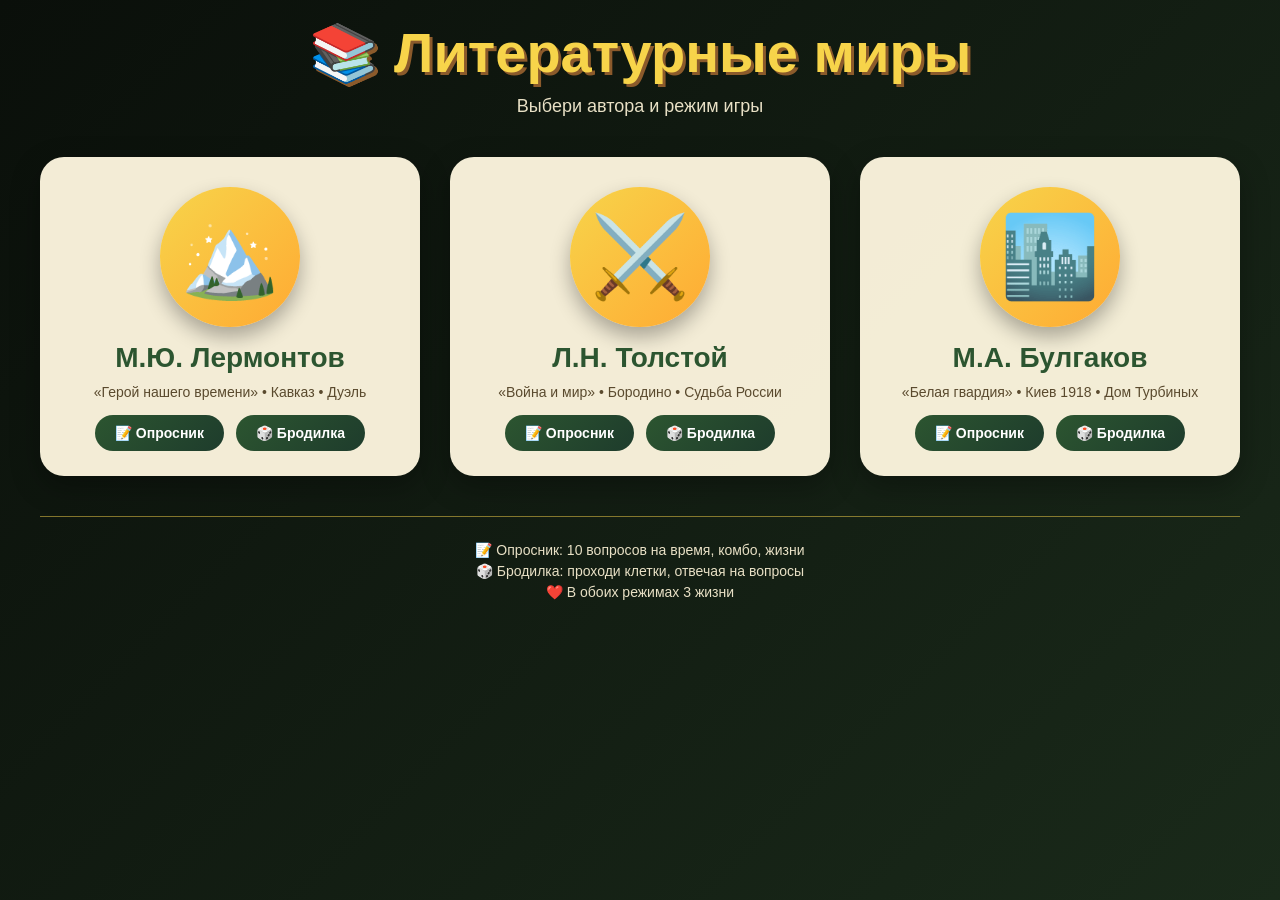
<file: index.html>
<!DOCTYPE html>
<html lang="ru">
<head>
    <meta charset="UTF-8">
    <meta name="viewport" content="width=device-width, initial-scale=1.0, user-scalable=yes">
    <title>Литературные миры</title>
    <link rel="stylesheet" href="style.css">
</head>
<body>
    <div class="container">
        <div class="title-animation">
            <h1 class="main-title">📚 Литературные миры</h1>
        </div>
        <p class="subtitle">Выбери автора и режим игры</p>

        <div class="worlds-grid">
            <!-- Лермонтов -->
            <div class="world-card" data-author="lermontov">
                <div class="world-icon">🏔️</div>
                <h2>М.Ю. Лермонтов</h2>
                <p class="world-desc">«Герой нашего времени» • Кавказ • Дуэль</p>
                <div class="button-group">
                    <button class="play-btn quiz-btn">📝 Опросник</button>
                    <button class="play-btn board-btn">🎲 Бродилка</button>
                </div>
            </div>

            <!-- Толстой -->
            <div class="world-card" data-author="tolstoy">
                <div class="world-icon">⚔️</div>
                <h2>Л.Н. Толстой</h2>
                <p class="world-desc">«Война и мир» • Бородино • Судьба России</p>
                <div class="button-group">
                    <button class="play-btn quiz-btn">📝 Опросник</button>
                    <button class="play-btn board-btn">🎲 Бродилка</button>
                </div>
            </div>

            <!-- Булгаков -->
            <div class="world-card" data-author="bulgakov">
                <div class="world-icon">🏙️</div>
                <h2>М.А. Булгаков</h2>
                <p class="world-desc">«Белая гвардия» • Киев 1918 • Дом Турбиных</p>
                <div class="button-group">
                    <button class="play-btn quiz-btn">📝 Опросник</button>
                    <button class="play-btn board-btn">🎲 Бродилка</button>
                </div>
            </div>
        </div>

        <div class="info-footer">
            <p>📝 Опросник: 10 вопросов на время, комбо, жизни</p>
            <p>🎲 Бродилка: проходи клетки, отвечая на вопросы</p>
            <p>❤️ В обоих режимах 3 жизни</p>
        </div>
    </div>

    <script>
        function startQuiz(author) {
            localStorage.setItem('currentWorld', author);
            window.location.href = 'game.html';
        }
        function startBoard(author) {
            localStorage.setItem('boardAuthor', author);
            window.location.href = 'board.html';
        }
        
        document.addEventListener('DOMContentLoaded', function() {
            document.querySelectorAll('.world-card').forEach(card => {
                const author = card.getAttribute('data-author');
                const quizBtn = card.querySelector('.quiz-btn');
                const boardBtn = card.querySelector('.board-btn');
                
                if (quizBtn) {
                    quizBtn.addEventListener('click', function(e) {
                        e.stopPropagation();
                        startQuiz(author);
                    });
                }
                if (boardBtn) {
                    boardBtn.addEventListener('click', function(e) {
                        e.stopPropagation();
                        startBoard(author);
                    });
                }
            });
        });
    </script>
</body>
</html>
</file>
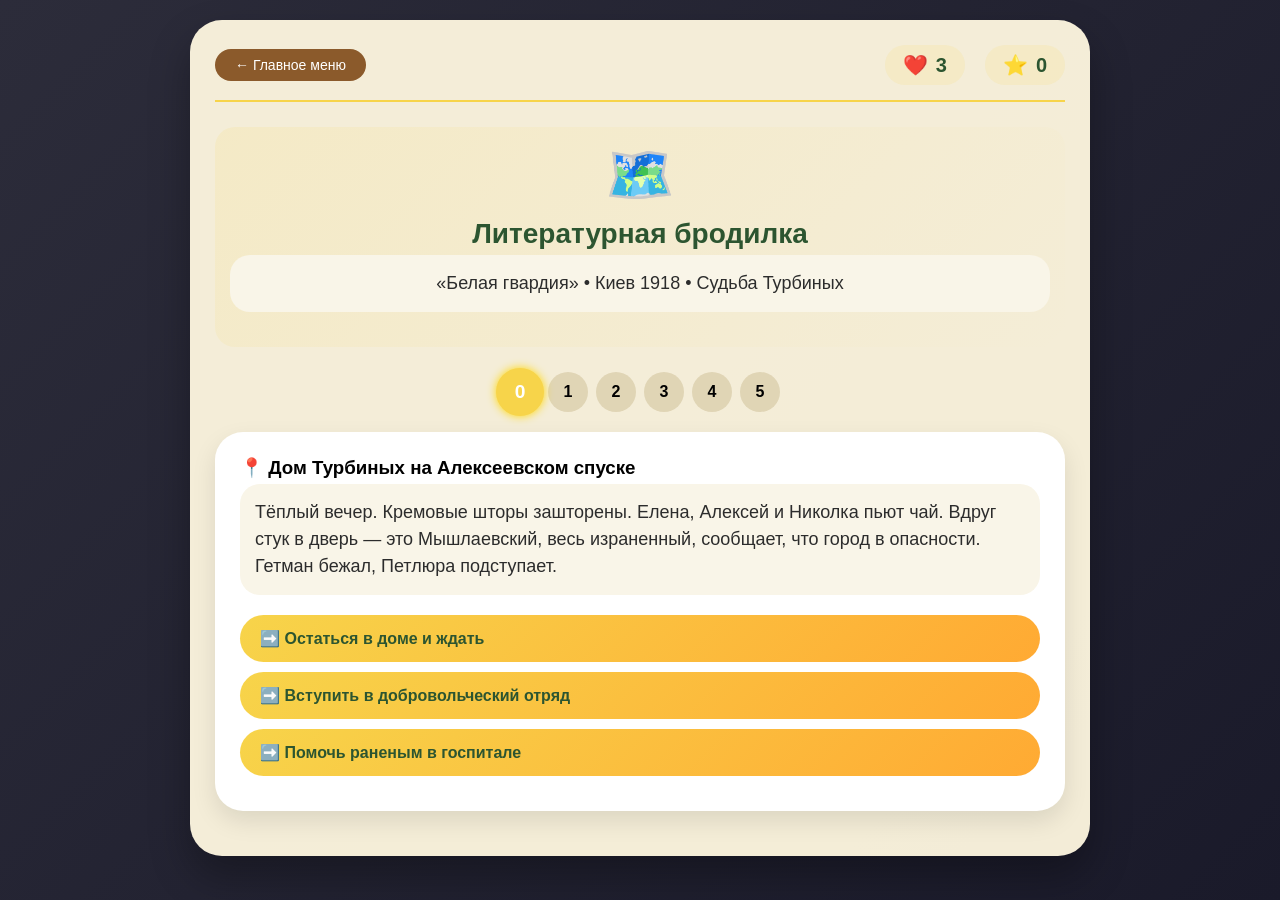
<file: adventure.html>
<!DOCTYPE html>
<html lang="ru">
<head>
    <meta charset="UTF-8">
    <meta name="viewport" content="width=device-width, initial-scale=1.0, user-scalable=yes">
    <title>Бродилка: Белая гвардия</title>
    <link rel="stylesheet" href="style.css">
    <style>
        /* дополнительные стили для бродилки */
        .location-card {
            background: #fff;
            border-radius: 28px;
            padding: 25px;
            margin: 20px 0;
            box-shadow: 0 10px 25px rgba(0,0,0,0.1);
            animation: fadeSlide 0.4s ease;
        }
        @keyframes fadeSlide {
            from { opacity: 0; transform: translateY(20px); }
            to { opacity: 1; transform: translateY(0); }
        }
        .location-desc {
            font-size: 18px;
            line-height: 1.5;
            color: #2c2c2c;
            margin-bottom: 20px;
            padding: 15px;
            background: #f9f5e8;
            border-radius: 20px;
        }
        .choice-btn {
            display: block;
            width: 100%;
            background: linear-gradient(135deg, #f7d44a, #ffaa33);
            border: none;
            padding: 14px;
            margin: 10px 0;
            border-radius: 50px;
            font-size: 16px;
            font-weight: bold;
            color: #2c5530;
            cursor: pointer;
            transition: all 0.2s;
            text-align: left;
            padding-left: 20px;
        }
        .choice-btn:hover {
            transform: translateX(8px);
            background: #ffcc44;
            box-shadow: 0 4px 12px rgba(0,0,0,0.2);
        }
        .question-block {
            background: #fff3e0;
            border-left: 6px solid #f7d44a;
            padding: 15px;
            margin: 20px 0;
            border-radius: 20px;
        }
        .question-text {
            font-size: 18px;
            margin-bottom: 15px;
        }
        .mini-option {
            background: #efe6d4;
            margin: 8px 0;
            padding: 10px 15px;
            border-radius: 40px;
            cursor: pointer;
            transition: 0.2s;
        }
        .mini-option:hover {
            background: #f7d44a;
            transform: translateX(5px);
        }
        .reset-adventure {
            background: #8b5a2b;
            color: white;
            border: none;
            padding: 10px 20px;
            border-radius: 30px;
            cursor: pointer;
            margin-top: 20px;
        }
        .adventure-map {
            display: flex;
            justify-content: center;
            flex-wrap: wrap;
            gap: 8px;
            margin-bottom: 20px;
        }
        .map-node {
            width: 40px;
            height: 40px;
            border-radius: 50%;
            background: #e0d5b5;
            display: flex;
            align-items: center;
            justify-content: center;
            font-weight: bold;
            transition: 0.2s;
        }
        .map-node.visited {
            background: #2c5530;
            color: white;
        }
        .map-node.current {
            background: #f7d44a;
            transform: scale(1.2);
            box-shadow: 0 0 8px gold;
        }
    </style>
</head>
<body id="adventureBody" style="background: linear-gradient(135deg, #2c2c3a 0%, #1a1a2a 100%);">
    <div class="game-container">
        <div class="game-header">
            <a href="index.html" class="back-btn">← Главное меню</a>
            <div class="stats-panel">
                <div class="stat"><span>❤️</span><span id="lives">3</span></div>
                <div class="stat"><span>⭐</span><span id="score">0</span></div>
            </div>
        </div>
        
        <div class="location">
            <div class="location-icon">🗺️</div>
            <h3>Литературная бродилка</h3>
            <p class="location-desc">«Белая гвардия» • Киев 1918 • Судьба Турбиных</p>
        </div>
        
        <!-- Карта локаций -->
        <div class="adventure-map" id="adventureMap"></div>
        
        <!-- Основной контент -->
        <div id="adventureContent"></div>
        
        <button id="resetAdventureBtn" class="reset-adventure" style="display: none;">Начать заново</button>
    </div>
    
    <script>
        // ========== СЦЕНАРИЙ БРОДИЛКИ (по мотивам "Белой гвардии") ==========
        const locations = {
            0: {   // Дом Турбиных
                name: "Дом Турбиных на Алексеевском спуске",
                desc: "Тёплый вечер. Кремовые шторы зашторены. Елена, Алексей и Николка пьют чай. Вдруг стук в дверь — это Мышлаевский, весь израненный, сообщает, что город в опасности. Гетман бежал, Петлюра подступает.",
                choices: [
                    { text: "Остаться в доме и ждать", next: 1, effect: { lives: -1, score: 0, question: null } },
                    { text: "Вступить в добровольческий отряд", next: 2, effect: { lives: 0, score: 5, question: null } },
                    { text: "Помочь раненым в госпитале", next: 3, effect: { lives: 1, score: 10, question: null } }
                ]
            },
            1: {   // Остался дома — осада
                name: "Осаждённый дом",
                desc: "Петлюровцы окружили квартал. В доме кончаются припасы. Елена молится. Вы решаете прорываться к своим.",
                choices: [
                    { text: "Прорываться с оружием", next: 4, effect: { lives: -2, score: 5, question: "Кто командует петлюровцами?" } },
                    { text: "Искать подземный ход", next: 5, effect: { lives: 0, score: 10, question: "Какой известный киевский подземный ход упоминается в романе?" } }
                ]
            },
            2: {   // В отряде
                name: "На позициях",
                desc: "Вы в отряде юнкеров. Най-Турс командует. Атака петлюровцев.",
                choices: [
                    { text: "Идти в атаку", next: 4, effect: { lives: -1, score: 10, question: "Кто погибает, прикрывая юнкеров?" } },
                    { text: "Отступать с ранеными", next: 3, effect: { lives: 0, score: 5, question: "Кто спасает Алексея Турбина?" } }
                ]
            },
            3: {   // Госпиталь
                name: "Госпиталь",
                desc: "Вы помогаете раненным. Среди них — тяжелораненый Алексей Турбин. Елена умоляет вас найти лекарства.",
                choices: [
                    { text: "Отправиться в аптеку", next: 5, effect: { lives: 0, score: 5, question: "Какое лекарство нужно Алексею?" } },
                    { text: "Остаться и молиться", next: 1, effect: { lives: -1, score: 0, question: null } }
                ]
            },
            4: {   // Бой
                name: "Уличные бои",
                desc: "Гремит канонада. Вы теряете товарищей. Нужно принимать решение.",
                choices: [
                    { text: "Сдаться в плен", next: 6, effect: { lives: -2, score: 0, question: null } },
                    { text: "Пробиваться к Днепру", next: 7, effect: { lives: -1, score: 15, question: "Кто из героев переплывает Днепр?" } }
                ]
            },
            5: {   // Подземелье / аптека
                name: "Тайный ход",
                desc: "Вы находите старый подземный ход. Темно, сыро. Впереди слышны шаги.",
                choices: [
                    { text: "Идти на звук", next: 7, effect: { lives: 0, score: 10, question: "Что находит Николка в подвале?" } },
                    { text: "Вернуться", next: 1, effect: { lives: -1, score: 0, question: null } }
                ]
            },
            6: {   // Плен — плохая концовка
                name: "Плен",
                desc: "Петлюровцы берут вас в плен. Допрос. Вы не выдаёте своих. Расстрел на рассвете...",
                choices: [],
                isEnding: true,
                endingText: "💀 Плохая концовка: Вы погибли как герой, но не смогли помочь Турбиным. Перечитайте «Белую гвардию» и попробуйте иной путь."
            },
            7: {   // Днепр — хорошая концовка
                name: "Днепр",
                desc: "Вы добираетесь до Днепра. Лёд трещит. Позади погоня. Вы прыгаете в воду и плывёте к тому берегу. Выжили! Позже вы встречаете Елену и Николку. Все вместе они эмигрируют в Париж. Дом Турбиных остаётся в памяти.",
                choices: [],
                isEnding: true,
                endingText: "🏆 Хорошая концовка: Вы спаслись и сохранили честь. «Но звёзды останутся...» Получено достижение «Белая гвардия»."
            }
        };
        
        // Вопросы, которые встречаются в эффектах
        const questionsMap = {
            "Кто командует петлюровцами?": { options: ["Симон Петлюра", "Атаман Григорьев", "Тютюнник", "Болбочан"], correct: 0, explanation: "Симон Петлюра — глава Директории УНР." },
            "Какой известный киевский подземный ход упоминается в романе?": { options: ["Михайловский", "Андреевский спуск", "Кловский", "Печерский"], correct: 0, explanation: "Михайловский ход." },
            "Кто погибает, прикрывая юнкеров?": { options: ["Алексей Турбин", "Николка Турбин", "Най-Турс", "Мышлаевский"], correct: 2, explanation: "Най-Турс." },
            "Кто спасает Алексея Турбина?": { options: ["Елена", "Юлия Рейс", "Николка", "Мышлаевский"], correct: 1, explanation: "Юлия Рейс." },
            "Какое лекарство нужно Алексею?": { options: ["Морфий", "Пенициллин", "Хинин", "Аспирин"], correct: 0, explanation: "Морфий для обезболивания." },
            "Кто из героев переплывает Днепр?": { options: ["Алексей", "Николка", "Шервинский", "Студзинский"], correct: 1, explanation: "Николка Турбин переплывает Днепр." },
            "Что находит Николка в подвале?": { options: ["Старое знамя", "Ящик с патронами", "Тело Най-Турса", "Дневник"], correct: 2, explanation: "Тело полковника Най-Турса." }
        };
        
        let currentLocationId = 0;
        let lives = 3;
        let score = 0;
        let visited = [0];
        let awaitingQuestion = false;
        let pendingNext = null;
        let pendingEffect = null;
        
        const adventureContent = document.getElementById('adventureContent');
        const livesSpan = document.getElementById('lives');
        const scoreSpan = document.getElementById('score');
        const resetBtn = document.getElementById('resetAdventureBtn');
        
        function saveGame() {
            localStorage.setItem('adventure_save', JSON.stringify({
                currentLocationId, lives, score, visited
            }));
        }
        
        function loadGame() {
            const save = localStorage.getItem('adventure_save');
            if (save) {
                try {
                    const data = JSON.parse(save);
                    currentLocationId = data.currentLocationId;
                    lives = data.lives;
                    score = data.score;
                    visited = data.visited;
                } catch(e) {}
            }
        }
        
        function updateStats() {
            livesSpan.textContent = lives;
            scoreSpan.textContent = score;
            if (lives <= 0) {
                adventureContent.innerHTML = `<div class="final-screen"><div class="final-icon">💀</div><h2>Поражение</h2><p>У вас закончились жизни. Попробуйте снова.</p><button id="forceReset" class="reset-btn">Начать заново</button></div>`;
                document.getElementById('forceReset')?.addEventListener('click', () => resetGame());
                resetBtn.style.display = 'inline-block';
                return true;
            }
            resetBtn.style.display = 'none';
            return false;
        }
        
        function updateMap() {
            const mapContainer = document.getElementById('adventureMap');
            const totalNodes = Object.keys(locations).filter(k => !locations[k].isEnding).length;
            mapContainer.innerHTML = '';
            for (let i = 0; i <= 7; i++) {
                if (locations[i] && !locations[i].isEnding) {
                    const node = document.createElement('div');
                    node.className = 'map-node';
                    if (visited.includes(i)) node.classList.add('visited');
                    if (i === currentLocationId) node.classList.add('current');
                    node.textContent = i;
                    mapContainer.appendChild(node);
                }
            }
        }
        
        function showQuestion(questionText, onCorrect, onWrong) {
            const q = questionsMap[questionText];
            if (!q) {
                onCorrect();
                return;
            }
            awaitingQuestion = true;
            let optionsHtml = q.options.map((opt, idx) => `<div class="mini-option" data-opt="${idx}">${opt}</div>`).join('');
            adventureContent.innerHTML = `
                <div class="location-card">
                    <h3>📖 Вопрос по ходу сюжета</h3>
                    <div class="question-text">${questionText}</div>
                    <div class="options" id="questionOptions">${optionsHtml}</div>
                    <div id="questionFeedback" class="feedback"></div>
                </div>
            `;
            document.querySelectorAll('.mini-option').forEach(opt => {
                opt.addEventListener('click', (e) => {
                    if (!awaitingQuestion) return;
                    const selected = parseInt(opt.dataset.opt);
                    const isCorrect = (selected === q.correct);
                    const feedbackDiv = document.getElementById('questionFeedback');
                    if (isCorrect) {
                        feedbackDiv.innerHTML = `✅ Правильно! ${q.explanation}`;
                        feedbackDiv.className = 'feedback correct-feedback';
                        onCorrect();
                    } else {
                        feedbackDiv.innerHTML = `❌ Неправильно. ${q.explanation}`;
                        feedbackDiv.className = 'feedback wrong-feedback';
                        onWrong();
                    }
                    awaitingQuestion = false;
                    setTimeout(() => {
                        if (isCorrect) onCorrect();
                        else onWrong();
                    }, 1500);
                });
            });
        }
        
        function applyEffect(effect) {
            if (effect.lives) lives += effect.lives;
            if (effect.score) score += effect.score;
            if (effect.question) {
                // вопрос: если ответит правильно, идём дальше, иначе -1 жизнь и остаёмся на месте?
                showQuestion(effect.question, 
                    () => { // correct
                        updateStats();
                        if (updateStats()) return;
                        goToLocation(pendingNext);
                    },
                    () => { // wrong
                        lives -= 1;
                        updateStats();
                        if (updateStats()) return;
                        goToLocation(pendingNext);
                    }
                );
                return false; // не переходить сразу
            }
            updateStats();
            return true; // можно переходить
        }
        
        function goToLocation(locationId) {
            if (updateStats()) return;
            const loc = locations[locationId];
            if (!loc) return;
            currentLocationId = locationId;
            if (!visited.includes(locationId)) visited.push(locationId);
            updateMap();
            saveGame();
            
            if (loc.isEnding) {
                adventureContent.innerHTML = `
                    <div class="final-screen">
                        <div class="final-icon">${loc.endingText.includes('🏆') ? '🏆' : '💀'}</div>
                        <h2>${loc.name}</h2>
                        <p>${loc.desc}</p>
                        <div class="prize">${loc.endingText}</div>
                        <button id="restartAdventure" class="reset-btn">Пройти заново</button>
                    </div>
                `;
                document.getElementById('restartAdventure')?.addEventListener('click', () => resetGame());
                resetBtn.style.display = 'none';
                return;
            }
            
            let choicesHtml = '';
            for (let ch of loc.choices) {
                choicesHtml += `<button class="choice-btn" data-next="${ch.next}">➡️ ${ch.text}</button>`;
            }
            adventureContent.innerHTML = `
                <div class="location-card">
                    <h3>📍 ${loc.name}</h3>
                    <div class="location-desc">${loc.desc}</div>
                    <div class="choices-area">${choicesHtml}</div>
                </div>
            `;
            document.querySelectorAll('.choice-btn').forEach(btn => {
                btn.addEventListener('click', (e) => {
                    if (awaitingQuestion) return;
                    const nextId = parseInt(btn.dataset.next);
                    const choice = loc.choices.find(ch => ch.next === nextId);
                    if (choice && choice.effect) {
                        pendingNext = nextId;
                        const canProceed = applyEffect(choice.effect);
                        if (canProceed) goToLocation(nextId);
                    } else {
                        goToLocation(nextId);
                    }
                });
            });
        }
        
        function resetGame() {
            localStorage.removeItem('adventure_save');
            currentLocationId = 0;
            lives = 3;
            score = 0;
            visited = [0];
            awaitingQuestion = false;
            updateStats();
            updateMap();
            goToLocation(0);
            saveGame();
        }
        
        // Инициализация
        loadGame();
        updateStats();
        updateMap();
        goToLocation(currentLocationId);
        resetBtn.addEventListener('click', () => resetGame());
    </script>
</body>
</html>
</file>
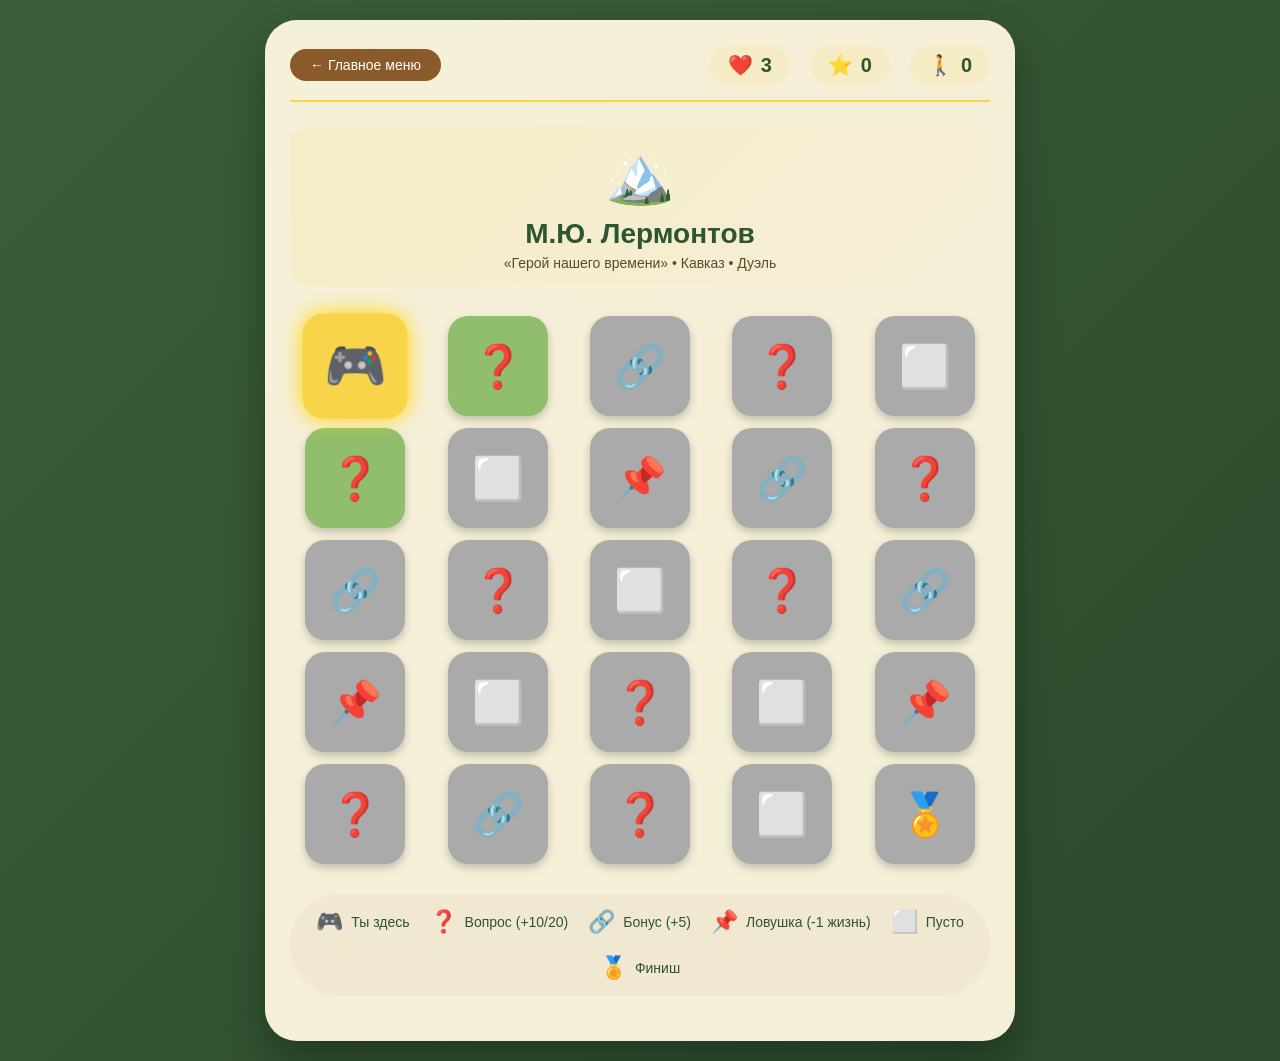
<file: board.html>
<!DOCTYPE html>
<html lang="ru">
<head>
    <meta charset="UTF-8">
    <meta name="viewport" content="width=device-width, initial-scale=1.0, user-scalable=yes">
    <title>Литературная бродилка 5x5</title>
    <style>
        * {
            margin: 0;
            padding: 0;
            box-sizing: border-box;
        }

        body {
            font-family: 'Segoe UI', 'Montserrat', Tahoma, Geneva, Verdana, sans-serif;
            min-height: 100vh;
            padding: 20px;
            background: linear-gradient(135deg, #0a0f0a 0%, #1a2a1a 100%);
        }

        .board-container {
            max-width: 750px;
            margin: 0 auto;
            background: rgba(255,248,225,0.95);
            border-radius: 32px;
            padding: 25px;
            box-shadow: 0 20px 40px rgba(0,0,0,0.3);
        }

        .game-header {
            display: flex;
            justify-content: space-between;
            align-items: center;
            margin-bottom: 25px;
            padding-bottom: 15px;
            border-bottom: 2px solid #f7d44a;
            flex-wrap: wrap;
            gap: 10px;
        }

        .back-btn {
            background: #8b5a2b;
            color: white;
            text-decoration: none;
            padding: 8px 20px;
            border-radius: 30px;
            font-size: 14px;
            transition: all 0.3s;
        }

        .back-btn:hover {
            background: #5a3a1a;
            transform: translateX(-3px);
        }

        .stats-panel {
            display: flex;
            gap: 20px;
        }

        .stat {
            background: #f7d44a20;
            padding: 8px 18px;
            border-radius: 30px;
            font-weight: bold;
            display: flex;
            align-items: center;
            gap: 8px;
        }

        .stat span:first-child {
            font-size: 20px;
        }

        .stat span:last-child {
            color: #2c5530;
            font-size: 20px;
            font-weight: bold;
        }

        .location {
            text-align: center;
            margin-bottom: 25px;
            padding: 15px;
            background: linear-gradient(135deg, #f7d44a20, transparent);
            border-radius: 20px;
        }

        .location-icon {
            font-size: 56px;
        }

        .location h3 {
            font-size: 28px;
            color: #2c5530;
            margin-top: 10px;
        }

        .location-desc {
            font-size: 14px;
            color: #5a4a2e;
            margin-top: 5px;
        }

        .grid-5x5 {
            display: grid;
            grid-template-columns: repeat(5, 1fr);
            gap: 12px;
            margin: 30px 0;
            justify-items: center;
            align-items: center;
        }

        .cell {
            width: 100%;
            aspect-ratio: 1 / 1;
            max-width: 100px;
            background: #c0b88a;
            border-radius: 20px;
            display: flex;
            align-items: center;
            justify-content: center;
            font-weight: bold;
            transition: all 0.2s;
            box-shadow: 0 4px 8px rgba(0,0,0,0.2);
            cursor: default;
            color: #5a4a2e;
            text-align: center;
        }

        .cell .cell-icon {
            font-size: 42px;
        }

        .cell.passed {
            background: #2c5530;
            color: white;
        }

        .cell.current {
            background: #f7d44a;
            transform: scale(1.05);
            box-shadow: 0 0 20px gold;
            color: #2c5530;
        }

        .cell.current .cell-icon {
            font-size: 48px;
        }

        .cell.available {
            background: #90be6d;
            cursor: pointer;
            color: white;
        }

        .cell.available:hover {
            background: #6a994e;
            transform: scale(1.02);
        }

        .cell.locked {
            background: #aaa;
            color: #666;
            cursor: not-allowed;
        }

        .legend {
            display: flex;
            justify-content: center;
            gap: 20px;
            margin: 20px 0;
            padding: 15px;
            background: #f0e8d0;
            border-radius: 50px;
            flex-wrap: wrap;
        }

        .legend-item {
            display: flex;
            align-items: center;
            gap: 8px;
            font-size: 14px;
            color: #2c5530;
        }

        .legend-icon {
            font-size: 22px;
        }

        .modal {
            display: none;
            position: fixed;
            top: 0;
            left: 0;
            width: 100%;
            height: 100%;
            background: rgba(0,0,0,0.8);
            z-index: 1000;
            justify-content: center;
            align-items: center;
        }

        .modal.active {
            display: flex;
        }

        .modal-content {
            background: #fff8f0;
            border-radius: 32px;
            padding: 30px;
            max-width: 500px;
            width: 90%;
            max-height: 80vh;
            overflow-y: auto;
            box-shadow: 0 20px 40px rgba(0,0,0,0.4);
            animation: modalFadeIn 0.3s ease;
        }

        @keyframes modalFadeIn {
            from { opacity: 0; transform: scale(0.9); }
            to { opacity: 1; transform: scale(1); }
        }

        .modal-header {
            display: flex;
            justify-content: space-between;
            align-items: center;
            margin-bottom: 20px;
            padding-bottom: 10px;
            border-bottom: 2px solid #f7d44a;
        }

        .modal-header h3 {
            color: #2c5530;
            font-size: 20px;
        }

        .modal-close {
            background: none;
            border: none;
            font-size: 28px;
            cursor: pointer;
            color: #8b5a2b;
        }

        .question-text {
            font-size: 20px;
            line-height: 1.4;
            color: #2c2c2c;
            margin: 20px 0;
            font-weight: 500;
            background: #f9f5e8;
            padding: 20px;
            border-radius: 20px;
        }

        .timer-area {
            background: #fff0e0;
            border-radius: 20px;
            padding: 15px;
            margin: 15px 0;
            text-align: center;
        }

        .timer-display {
            font-size: 48px;
            font-weight: bold;
            font-family: monospace;
            color: #bc4742;
            margin: 10px 0;
        }

        .timer-display.warning {
            animation: timerBlink 0.5s step-end infinite;
        }

        @keyframes timerBlink {
            0%, 100% { opacity: 1; transform: scale(1); }
            50% { opacity: 0.7; transform: scale(1.05); }
        }

        .options-grid {
            display: grid;
            gap: 12px;
            margin: 20px 0;
        }

        .modal-option {
            background: linear-gradient(135deg, #f5f0e3 0%, #efe6d4 100%);
            padding: 14px 18px;
            border-radius: 50px;
            cursor: pointer;
            transition: 0.2s;
            border: 2px solid transparent;
            font-size: 16px;
        }

        .modal-option:hover {
            background: #f7d44a;
            transform: translateX(5px);
        }

        .modal-feedback {
            margin-top: 20px;
            padding: 12px;
            border-radius: 16px;
            font-size: 14px;
            text-align: center;
        }

        .modal-feedback.correct {
            background: #d4edda;
            color: #155724;
            border-left: 4px solid #28a745;
        }

        .modal-feedback.wrong {
            background: #f8d7da;
            color: #721c24;
            border-left: 4px solid #dc3545;
        }

        .modal-btn {
            background: #8b5a2b;
            color: white;
            border: none;
            padding: 12px 24px;
            border-radius: 40px;
            font-size: 16px;
            cursor: pointer;
            margin-top: 20px;
            transition: all 0.3s;
        }

        .modal-btn:hover {
            background: #5a3a1a;
            transform: scale(1.05);
        }

        .final-icon {
            font-size: 70px;
            text-align: center;
            margin-bottom: 15px;
        }

        .final-score {
            font-size: 30px;
            font-weight: bold;
            color: #f7d44a;
            background: #2c5530;
            display: inline-block;
            padding: 8px 25px;
            border-radius: 50px;
            margin: 15px 0;
            text-align: center;
        }

        @media (max-width: 600px) {
            .grid-5x5 { gap: 8px; }
            .cell .cell-icon { font-size: 28px; }
            .cell.current .cell-icon { font-size: 32px; }
            .legend { gap: 12px; }
            .legend-item { font-size: 11px; }
            .modal-content { padding: 20px; }
            .question-text { font-size: 16px; }
        }
    </style>
</head>
<body id="boardBody">
    <div class="board-container">
        <div class="game-header">
            <a href="index.html" class="back-btn">← Главное меню</a>
            <div class="stats-panel">
                <div class="stat"><span>❤️</span><span id="lives">3</span></div>
                <div class="stat"><span>⭐</span><span id="score">0</span></div>
                <div class="stat"><span>🚶</span><span id="moves">0</span></div>
            </div>
        </div>
        
        <div class="location" id="location">
            <div class="location-icon" id="boardIcon">🏔️</div>
            <h3 id="boardTitle">М.Ю. Лермонтов</h3>
            <p class="location-desc" id="boardDesc">«Герой нашего времени» • Кавказ • Дуэль</p>
        </div>
        
        <div class="grid-5x5" id="gridContainer"></div>
        
        <div class="legend">
            <div class="legend-item"><span class="legend-icon">🎮</span> <span>Ты здесь</span></div>
            <div class="legend-item"><span class="legend-icon">❓</span> <span>Вопрос (+10/20)</span></div>
            <div class="legend-item"><span class="legend-icon">🔗</span> <span>Бонус (+5)</span></div>
            <div class="legend-item"><span class="legend-icon">📌</span> <span>Ловушка (-1 жизнь)</span></div>
            <div class="legend-item"><span class="legend-icon">⬜</span> <span>Пусто</span></div>
            <div class="legend-item"><span class="legend-icon">🏅</span> <span>Финиш</span></div>
        </div>
    </div>

    <div id="questionModal" class="modal">
        <div class="modal-content">
            <div class="modal-header">
                <h3 id="modalTitle">📖 Вопрос</h3>
                <button class="modal-close" id="modalCloseBtn">×</button>
            </div>
            <div id="modalBody"></div>
        </div>
    </div>

    <div id="defeatModal" class="modal">
        <div class="modal-content">
            <div class="modal-header">
                <h3>💀 Поражение</h3>
                <button class="modal-close" id="defeatCloseBtn">×</button>
            </div>
            <div id="defeatBody" style="text-align: center;">
                <div class="final-icon">💀</div>
                <p style="font-size: 18px; margin: 15px 0;">У вас закончились жизни!</p>
                <div class="final-score" id="defeatScore">0 баллов</div>
                <button id="defeatResetBtn" class="modal-btn">Начать заново</button>
            </div>
        </div>
    </div>

    <div id="victoryModal" class="modal">
        <div class="modal-content">
            <div class="modal-header">
                <h3>🏆 Победа!</h3>
                <button class="modal-close" id="victoryCloseBtn">×</button>
            </div>
            <div id="victoryBody" style="text-align: center;">
                <div class="final-icon">🏆</div>
                <p style="font-size: 18px; margin: 15px 0;">Поздравляем! Путь пройден!</p>
                <div class="final-score" id="victoryScore">0 баллов</div>
                <div class="prize" id="victoryQuote" style="margin: 15px 0; background: #f7d44a; padding: 15px; border-radius: 20px;"></div>
                <button id="victoryResetBtn" class="modal-btn">Пройти заново</button>
            </div>
        </div>
    </div>
    
    <script>
        (function() {
            // Данные по авторам
            const authorsData = {
                lermontov: { name: "М.Ю. Лермонтов", icon: "🏔️", desc: "«Герой нашего времени» • Кавказ • Дуэль", bgGradient: "linear-gradient(135deg, #3a5e3a 0%, #2c4a2c 100%)" },
                tolstoy: { name: "Л.Н. Толстой", icon: "⚔️", desc: "«Война и мир» • Бородино • Судьба России", bgGradient: "linear-gradient(135deg, #5d3a1a 0%, #8b5a2b 100%)" },
                bulgakov: { name: "М.А. Булгаков", icon: "🏙️", desc: "«Белая гвардия» • Киев 1918 • Дом Турбиных", bgGradient: "linear-gradient(135deg, #2c2c3a 0%, #1a1a2a 100%)" }
            };
            
            // Вопросы
            const normalQuestions = {
                lermontov: [
                    { text: "Как зовут главного героя романа?", options: ["Евгений Онегин", "Григорий Печорин", "Александр Чацкий", "Дмитрий Рудин"], correct: 1, explanation: "Печорин." },
                    { text: "С кем Печорин стреляется на дуэли?", options: ["Максим Максимыч", "Грушницкий", "Вернер", "Княжна Мери"], correct: 1, explanation: "С Грушницким." },
                    { text: "Как зовут девушку, которую Печорин похищает?", options: ["Княжна Мери", "Вера", "Бэла", "Ундина"], correct: 2, explanation: "Бэла." }
                ],
                tolstoy: [
                    { text: "Сколько томов в романе «Война и мир»?", options: ["3", "4", "5", "6"], correct: 1, explanation: "4 тома." },
                    { text: "Кто командует русской армией при Бородино?", options: ["Наполеон", "Кутузов", "Багратион", "Барклай"], correct: 1, explanation: "Кутузов." },
                    { text: "За кого выходит Наташа Ростова?", options: ["Андрей", "Пьер", "Анатоль", "Николай"], correct: 1, explanation: "За Пьера." }
                ],
                bulgakov: [
                    { text: "Дом Турбиных находится на...", options: ["Набережной", "Алексеевском спуске", "Крещатике", "Подоле"], correct: 1, explanation: "Алексеевский спуск." },
                    { text: "Символ дома Турбиных?", options: ["Кремовые шторы", "Библиотека", "Рояль", "Печка"], correct: 0, explanation: "Кремовые шторы." },
                    { text: "Кто спасает Алексея Турбина?", options: ["Елена", "Юлия Рейс", "Николка", "Мышлаевский"], correct: 1, explanation: "Юлия Рейс." }
                ]
            };
            
            const timedQuestions = {
                lermontov: [
                    { text: "В какой главе история с контрабандистами?", options: ["Бэла", "Максим Максимыч", "Тамань", "Княжна Мери"], correct: 2, explanation: "Тамань." },
                    { text: "Кто убивает Вулича?", options: ["Печорин", "Грушницкий", "Пьяный казак", "Контрабандисты"], correct: 2, explanation: "Пьяный казак." }
                ],
                tolstoy: [
                    { text: "Что с Андреем Болконским?", options: ["Женится", "Умирает", "Эмигрирует", "Декабрист"], correct: 1, explanation: "Умирает." },
                    { text: "Главное сражение романа?", options: ["Аустерлиц", "Шенграбен", "Бородино", "Тарутино"], correct: 2, explanation: "Бородино." }
                ],
                bulgakov: [
                    { text: "Как зовут сестру Турбиных?", options: ["Наташа", "Елена", "Анна", "Варвара"], correct: 1, explanation: "Елена." },
                    { text: "Финальная фраза романа?", options: ["Всё пройдёт", "Звёзды останутся", "Всё будет правильно", "Мир построен"], correct: 1, explanation: "«Но звёзды останутся»." }
                ]
            };
            
            const boardType = [
                ["🎮", "❓", "🔗", "❓", "⬜"],
                ["❓", "⬜", "📌", "🔗", "❓"],
                ["🔗", "❓", "⬜", "❓", "🔗"],
                ["📌", "⬜", "❓", "⬜", "📌"],
                ["❓", "🔗", "❓", "⬜", "🏅"]
            ];
            
            const linearBoard = [];
            for (let i = 0; i < 5; i++) {
                for (let j = 0; j < 5; j++) {
                    linearBoard.push({ row: i, col: j, type: boardType[i][j], index: linearBoard.length });
                }
            }
            
            const TOTAL_CELLS = 25;
            let currentCell = 0;
            let score = 0;
            let lives = 3;
            let moves = 0;
            let passedCells = [0];
            let awaitingAnswer = false;
            let pendingTargetCell = null;
            let isTimedQuestion = false;
            let timerInterval = null;
            let gameActive = true;
            
            let author = localStorage.getItem('boardAuthor');
            if (!author || !authorsData[author]) author = 'lermontov';
            
            const data = authorsData[author];
            document.getElementById('boardBody').style.background = data.bgGradient;
            document.getElementById('boardIcon').textContent = data.icon;
            document.getElementById('boardTitle').textContent = data.name;
            document.getElementById('boardDesc').textContent = data.desc;
            
            const normalQ = normalQuestions[author];
            const timedQ = timedQuestions[author];
            
            const gridContainer = document.getElementById('gridContainer');
            const livesSpan = document.getElementById('lives');
            const scoreSpan = document.getElementById('score');
            const movesSpan = document.getElementById('moves');
            
            const questionModal = document.getElementById('questionModal');
            const defeatModal = document.getElementById('defeatModal');
            const victoryModal = document.getElementById('victoryModal');
            
            function stopTimer() {
                if (timerInterval) { clearInterval(timerInterval); timerInterval = null; }
            }
            
            function closeAllModals() {
                questionModal.classList.remove('active');
                defeatModal.classList.remove('active');
                victoryModal.classList.remove('active');
            }
            
            document.getElementById('modalCloseBtn').onclick = () => { closeAllModals(); stopTimer(); awaitingAnswer = false; };
            document.getElementById('defeatCloseBtn').onclick = () => defeatModal.classList.remove('active');
            document.getElementById('victoryCloseBtn').onclick = () => victoryModal.classList.remove('active');
            document.getElementById('defeatResetBtn').onclick = () => { defeatModal.classList.remove('active'); resetGame(); };
            document.getElementById('victoryResetBtn').onclick = () => { victoryModal.classList.remove('active'); resetGame(); };
            
            function getAvailableNeighbors(cellIndex) {
                const cell = linearBoard[cellIndex];
                const neighbors = [];
                if (cell.row > 0) { const idx = (cell.row - 1) * 5 + cell.col; if (!passedCells.includes(idx)) neighbors.push(idx); }
                if (cell.row < 4) { const idx = (cell.row + 1) * 5 + cell.col; if (!passedCells.includes(idx)) neighbors.push(idx); }
                if (cell.col > 0) { const idx = cell.row * 5 + (cell.col - 1); if (!passedCells.includes(idx)) neighbors.push(idx); }
                if (cell.col < 4) { const idx = cell.row * 5 + (cell.col + 1); if (!passedCells.includes(idx)) neighbors.push(idx); }
                return neighbors;
            }
            
            function updateUI() {
                livesSpan.textContent = lives;
                scoreSpan.textContent = score;
                movesSpan.textContent = moves;
                drawGrid();
                
                if (!gameActive) return;
                if (lives <= 0) {
                    gameActive = false;
                    document.getElementById('defeatScore').textContent = score + ' баллов';
                    defeatModal.classList.add('active');
                    return;
                }
                if (currentCell === TOTAL_CELLS - 1) {
                    gameActive = false;
                    const percent = (score / 250) * 100;
                    let quote = percent >= 80 ? "Блестяще!" : (percent >= 50 ? "Неплохо!" : "Попробуйте ещё раз!");
                    document.getElementById('victoryScore').textContent = score + ' баллов';
                    document.getElementById('victoryQuote').textContent = quote;
                    victoryModal.classList.add('active');
                    return;
                }
            }
            
            function getIcon(type, isCurrent) {
                if (isCurrent) return '🎮';
                const icons = { '🎮':'🎮', '❓':'❓', '🔗':'🔗', '📌':'📌', '⬜':'⬜', '🏅':'🏅' };
                return icons[type] || '❓';
            }
            
            function drawGrid() {
                gridContainer.innerHTML = '';
                const neighbors = getAvailableNeighbors(currentCell);
                for (let i = 0; i < TOTAL_CELLS; i++) {
                    const cell = linearBoard[i];
                    const div = document.createElement('div');
                    div.className = 'cell';
                    const isCurrent = (i === currentCell);
                    div.innerHTML = `<div class="cell-icon">${getIcon(cell.type, isCurrent)}</div>`;
                    if (passedCells.includes(i) && i !== currentCell) div.classList.add('passed');
                    else if (i === currentCell) div.classList.add('current');
                    else if (neighbors.includes(i) && gameActive) {
                        div.classList.add('available');
                        div.onclick = () => moveToCell(i);
                    } else div.classList.add('locked');
                    gridContainer.appendChild(div);
                }
            }
            
            function moveToCell(targetCell) {
                if (awaitingAnswer || !gameActive) return;
                if (!getAvailableNeighbors(currentCell).includes(targetCell)) return;
                
                const cellType = linearBoard[targetCell].type;
                pendingTargetCell = targetCell;
                
                if (cellType === '🔗') { score += 5; moves++; currentCell = targetCell; if (!passedCells.includes(targetCell)) passedCells.push(targetCell); updateUI(); return; }
                if (cellType === '📌') { lives--; moves++; currentCell = targetCell; if (!passedCells.includes(targetCell)) passedCells.push(targetCell); updateUI(); return; }
                if (cellType === '⬜') { moves++; currentCell = targetCell; if (!passedCells.includes(targetCell)) passedCells.push(targetCell); updateUI(); return; }
                if (cellType === '🏅') { moves++; currentCell = targetCell; if (!passedCells.includes(targetCell)) passedCells.push(targetCell); updateUI(); return; }
                
                const isTimed = Math.random() < 0.5;
                let question, points = 10;
                if (isTimed && timedQ.length) {
                    question = timedQ[Math.floor(Math.random() * timedQ.length)];
                    points = 20;
                    isTimedQuestion = true;
                } else {
                    question = normalQ[Math.floor(Math.random() * normalQ.length)];
                    points = 10;
                    isTimedQuestion = false;
                }
                if (!question) return;
                
                awaitingAnswer = true;
                showModal(question, points);
            }
            
            function showModal(question, points) {
                const optionsHtml = question.options.map((opt, idx) => `<div class="modal-option" data-opt="${idx}">${opt}</div>`).join('');
                const isTimed = isTimedQuestion;
                const timerHtml = isTimed ? `
                    <div class="timer-area">
                        <div style="font-size:16px; color:#bc4742; font-weight:bold;">⚠️ ВНИМАНИЕ! Вопрос на время! ⚠️</div>
                        <div class="timer-display" id="modalTimerDisplay">10</div>
                        <div style="font-size:14px;">Осталось секунд</div>
                    </div>
                ` : '';
                
                document.getElementById('modalTitle').innerHTML = isTimed ? `⏱️ Вопрос на время! +${points} баллов` : `📖 Обычный вопрос +${points} баллов`;
                document.getElementById('modalBody').innerHTML = `
                    <div class="question-text">${question.text}</div>
                    ${timerHtml}
                    <div class="options-grid" id="modalOptions">${optionsHtml}</div>
                    <div id="modalFeedback" class="modal-feedback"></div>
                `;
                questionModal.classList.add('active');
                
                if (isTimed) {
                    let timeLeft = 10;
                    const timerDisplay = document.getElementById('modalTimerDisplay');
                    if (timerDisplay) timerDisplay.textContent = timeLeft;
                    timerInterval = setInterval(() => {
                        if (!awaitingAnswer) return;
                        timeLeft--;
                        if (timerDisplay) {
                            timerDisplay.textContent = timeLeft;
                            if (timeLeft <= 3) timerDisplay.classList.add('warning');
                            if (timeLeft <= 0) {
                                clearInterval(timerInterval);
                                if (awaitingAnswer) handleAnswer(false, null, true);
                            }
                        }
                    }, 1000);
                }
                
                setTimeout(() => {
                    document.querySelectorAll('#modalOptions .modal-option').forEach(opt => {
                        opt.onclick = () => {
                            if (!awaitingAnswer) return;
                            const selected = parseInt(opt.dataset.opt);
                            handleAnswer(selected === question.correct, question.explanation, isTimed);
                        };
                    });
                }, 10);
            }
            
            function handleAnswer(isCorrect, explanation, isTimed) {
                if (!awaitingAnswer) return;
                if (isTimed) stopTimer();
                
                const feedbackDiv = document.getElementById('modalFeedback');
                const points = isTimed ? 20 : 10;
                
                if (isCorrect) {
                    score += points;
                    moves++;
                    currentCell = pendingTargetCell;
                    if (!passedCells.includes(pendingTargetCell)) passedCells.push(pendingTargetCell);
                    feedbackDiv.innerHTML = `✅ Правильно! +${points} баллов. ${explanation || ''}`;
                    feedbackDiv.className = 'modal-feedback correct';
                } else {
                    lives--;
                    feedbackDiv.innerHTML = `❌ Неправильно. ${explanation || 'Время вышло!'} -1 жизнь.`;
                    feedbackDiv.className = 'modal-feedback wrong';
                }
                
                setTimeout(() => {
                    questionModal.classList.remove('active');
                    awaitingAnswer = false;
                    updateUI();
                }, 1500);
            }
            
            function resetGame() {
                gameActive = true;
                currentCell = 0;
                score = 0;
                lives = 3;
                moves = 0;
                passedCells = [0];
                awaitingAnswer = false;
                stopTimer();
                updateUI();
            }
            
            updateUI();
        })();
    </script>
</body>
</html>
</file>
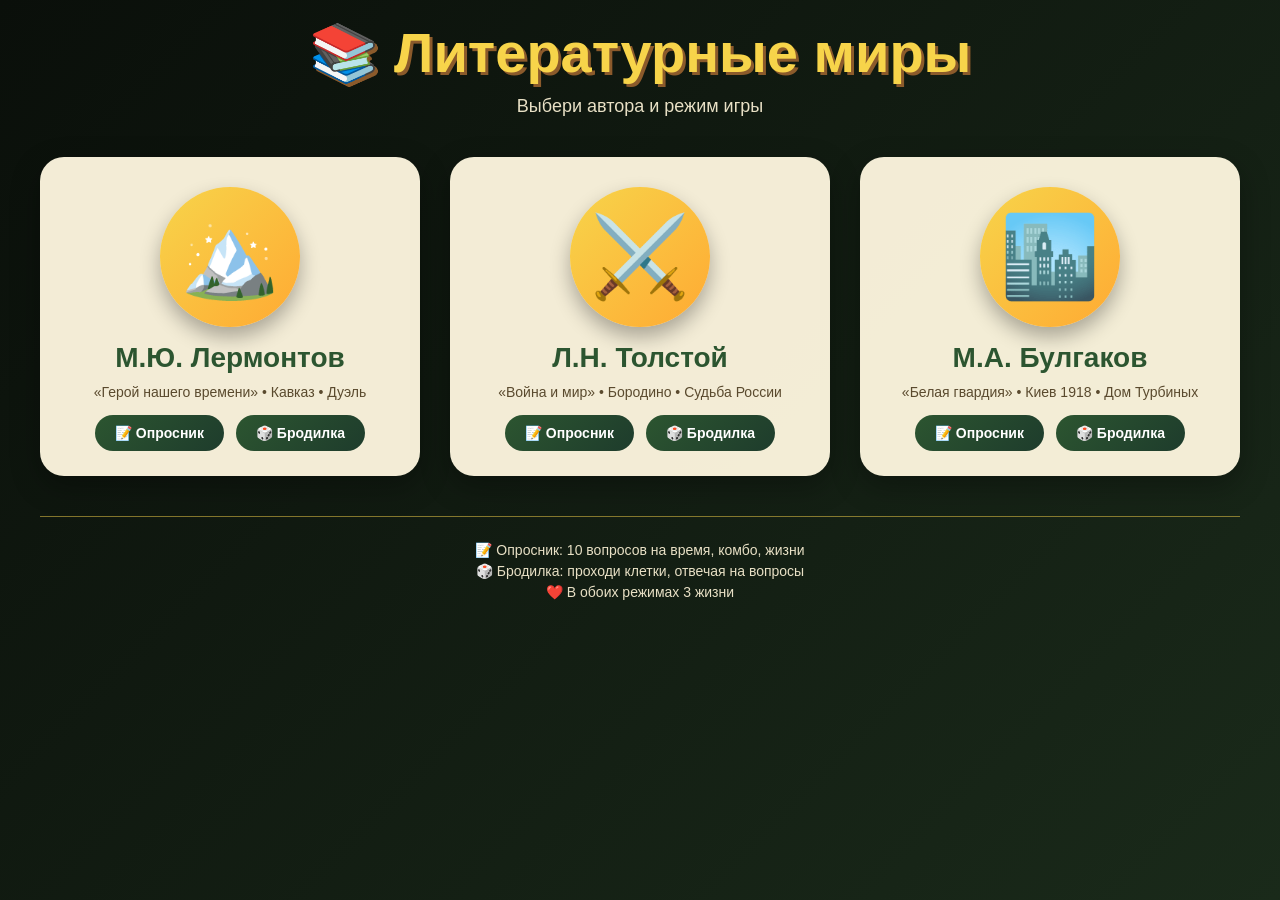
<file: game.html>
<!DOCTYPE html>
<html lang="ru">
<head>
    <meta charset="UTF-8">
    <meta name="viewport" content="width=device-width, initial-scale=1.0, user-scalable=yes">
    <title>Литературный квест - Опросник</title>
    <link rel="stylesheet" href="style.css">
</head>
<body id="gameBody">
    <div class="game-container">
        <div class="game-header">
            <a href="index.html" class="back-btn">← Главное меню</a>
            <div class="stats-panel">
                <div class="stat"><span>⭐</span><span id="score">0</span></div>
                <div class="stat"><span>❤️</span><span id="lives">3</span></div>
                <div class="stat"><span>🔥</span><span id="combo">0</span></div>
            </div>
        </div>
        
        <div class="chapter-map" id="chapterMap"></div>
        
        <div class="timer-section">
            <div class="timer-circle">
                <svg width="80" height="80" viewBox="0 0 100 100">
                    <circle cx="50" cy="50" r="40" fill="none" stroke="#e0d5b5" stroke-width="8"/>
                    <circle class="timer-progress" cx="50" cy="50" r="40" fill="none" stroke="#f7d44a" stroke-width="8" stroke-linecap="round"/>
                </svg>
                <div class="timer-text" id="timerText">10</div>
            </div>
        </div>
        
        <div class="location" id="location">
            <div class="location-icon" id="locationIcon">📖</div>
            <h3 id="locationTitle">Загрузка...</h3>
            <p class="location-desc" id="locationDesc"></p>
        </div>
        
        <div id="gameContent"></div>
    </div>
    
    <script>
        const worldsData = {
            lermontov: {
                name: "М.Ю. Лермонтов",
                icon: "🏔️",
                desc: "«Герой нашего времени» • Кавказ • Дуэль",
                bgGradient: "linear-gradient(135deg, #3a5e3a 0%, #2c4a2c 100%)",
                questions: [
                    { book: "Герой нашего времени", text: "Как зовут главного героя романа?", options: ["Евгений Онегин", "Григорий Печорин", "Александр Чацкий", "Дмитрий Рудин"], correct: 1, explanation: "Печорин Григорий Александрович." },
                    { book: "Герой нашего времени", text: "С кем Печорин стреляется на дуэли?", options: ["Максим Максимыч", "Грушницкий", "Вернер", "Княжна Мери"], correct: 1, explanation: "Дуэль с Грушницким." },
                    { book: "Герой нашего времени", text: "Как зовут девушку, которую Печорин похищает?", options: ["Княжна Мери", "Вера", "Бэла", "Ундина"], correct: 2, explanation: "Бэла." },
                    { book: "Герой нашего времени", text: "В какой главе история с контрабандистами?", options: ["Бэла", "Максим Максимыч", "Тамань", "Княжна Мери"], correct: 2, explanation: "Тамань." },
                    { book: "Герой нашего времени", text: "Кто убивает Вулича?", options: ["Печорин", "Грушницкий", "Пьяный казак", "Контрабандисты"], correct: 2, explanation: "Пьяный казак." },
                    { book: "Герой нашего времени", text: "Как Печорин относится к судьбе?", options: ["Верит", "Не верит", "Сомневается", "Игнорирует"], correct: 0, explanation: "Верит в предопределение." },
                    { book: "Герой нашего времени", text: "Кто рассказывает историю о Бэле?", options: ["Печорин", "Вернер", "Максим Максимыч", "Грушницкий"], correct: 2, explanation: "Максим Максимыч." },
                    { book: "Герой нашего времени", text: "Где происходит глава «Княжна Мери»?", options: ["Тамань", "Пятигорск", "Кисловодск", "Тифлис"], correct: 1, explanation: "Пятигорск." },
                    { book: "Герой нашего времени", text: "Что происходит с Печориным в конце?", options: ["Женится", "Умирает в Персии", "Становится генералом", "Эмигрирует"], correct: 1, explanation: "Умирает в Персии." },
                    { book: "Герой нашего времени", text: "Какой тип представляет Печорин?", options: ["Лишний человек", "Маленький человек", "Романтический герой", "Герой-любовник"], correct: 0, explanation: "Лишний человек." }
                ]
            },
            tolstoy: {
                name: "Л.Н. Толстой",
                icon: "⚔️",
                desc: "«Война и мир» • Бородино • Судьба России",
                bgGradient: "linear-gradient(135deg, #5d3a1a 0%, #8b5a2b 100%)",
                questions: [
                    { book: "Война и мир", text: "Сколько томов в романе?", options: ["3", "4", "5", "6"], correct: 1, explanation: "4 тома." },
                    { book: "Война и мир", text: "Кто командует русской армией при Бородино?", options: ["Наполеон", "Кутузов", "Багратион", "Барклай"], correct: 1, explanation: "Кутузов." },
                    { book: "Война и мир", text: "За кого выходит Наташа Ростова?", options: ["Андрей", "Пьер", "Анатоль", "Николай"], correct: 1, explanation: "За Пьера Безухова." },
                    { book: "Война и мир", text: "Что с Андреем Болконским?", options: ["Женится", "Умирает", "Эмигрирует", "Декабрист"], correct: 1, explanation: "Умирает от ранения." },
                    { book: "Война и мир", text: "Фамилия Наташи?", options: ["Болконская", "Курагина", "Ростова", "Безухова"], correct: 2, explanation: "Ростова." },
                    { book: "Война и мир", text: "Кто отдал подводы для раненых?", options: ["Андрей", "Пьер", "Наташа", "Кутузов"], correct: 2, explanation: "Наташа." },
                    { book: "Война и мир", text: "Главное сражение романа?", options: ["Аустерлиц", "Шенграбен", "Бородино", "Тарутино"], correct: 2, explanation: "Бородино." },
                    { book: "Война и мир", text: "Кто такой Платон Каратаев?", options: ["Враг", "Учитель", "Сослуживец", "Родственник"], correct: 1, explanation: "Символ мудрости." },
                    { book: "Война и мир", text: "Что символизирует дуб?", options: ["Смерть", "Возрождение", "Старость", "Войну"], correct: 1, explanation: "Возрождение Андрея." },
                    { book: "Война и мир", text: "Главная мысль романа?", options: ["Героизм", "Роль народа", "Любовь", "Критика"], correct: 1, explanation: "Историей движет народ." }
                ]
            },
            bulgakov: {
                name: "М.А. Булгаков",
                icon: "🏙️",
                desc: "«Белая гвардия» • Киев 1918 • Дом Турбиных",
                bgGradient: "linear-gradient(135deg, #2c2c3a 0%, #1a1a2a 100%)",
                questions: [
                    { book: "Белая гвардия", text: "Дом Турбиных находится на...", options: ["Набережной", "Алексеевском спуске", "Крещатике", "Подоле"], correct: 1, explanation: "Алексеевский спуск, 13." },
                    { book: "Белая гвардия", text: "Символ дома Турбиных?", options: ["Кремовые шторы", "Библиотека", "Рояль", "Печка"], correct: 0, explanation: "Кремовые шторы." },
                    { book: "Белая гвардия", text: "Кто спасает Алексея Турбина?", options: ["Елена", "Юлия Рейс", "Николка", "Мышлаевский"], correct: 1, explanation: "Юлия Рейс." },
                    { book: "Белая гвардия", text: "Как зовут сестру Турбиных?", options: ["Наташа", "Елена", "Анна", "Варвара"], correct: 1, explanation: "Елена." },
                    { book: "Белая гвардия", text: "Порядок смены власти в Киеве?", options: ["Б→Г→П", "Г→П→Б", "П→Г→Б", "Б→П→Г"], correct: 1, explanation: "Гетман→Петлюра→Большевики." },
                    { book: "Белая гвардия", text: "Кто погибает, спасая юнкеров?", options: ["Алексей", "Николка", "Най-Турс", "Мышлаевский"], correct: 2, explanation: "Най-Турс." },
                    { book: "Белая гвардия", text: "Что снится Алексею после ранения?", options: ["Война", "Рай", "Дом", "Любовь"], correct: 1, explanation: "Рай, где все равны." },
                    { book: "Белая гвардия", text: "Профессия Алексея Турбина?", options: ["Врач", "Военный", "Писатель", "Адвокат"], correct: 0, explanation: "Врач." },
                    { book: "Белая гвардия", text: "Что с Николкой в финале?", options: ["Погибает", "Эмигрирует", "Остаётся", "Женится"], correct: 2, explanation: "Остаётся в Киеве." },
                    { book: "Белая гвардия", text: "Финальная фраза романа?", options: ["Всё пройдёт", "Звёзды останутся", "Всё будет правильно", "Мир построен"], correct: 1, explanation: "«Но звёзды останутся»." }
                ]
            }
        };
        
        let world = localStorage.getItem('currentWorld');
        if (!world || !worldsData[world]) {
            alert('Пожалуйста, выберите писателя в главном меню.');
            window.location.href = 'index.html';
        }
        
        const worldData = worldsData[world];
        document.getElementById('gameBody').style.background = worldData.bgGradient;
        document.getElementById('locationIcon').textContent = worldData.icon;
        document.getElementById('locationTitle').textContent = worldData.name;
        document.getElementById('locationDesc').textContent = worldData.desc;
        
        let currentQuestion = 0;
        let score = 0;
        let lives = 3;
        let combo = 0;
        let timeLeft = 10;
        let timerInterval = null;
        let answerLocked = false;
        const totalQuestions = worldData.questions.length;
        
        const scoreElement = document.getElementById('score');
        const livesElement = document.getElementById('lives');
        const comboElement = document.getElementById('combo');
        const gameContent = document.getElementById('gameContent');
        const timerText = document.getElementById('timerText');
        const timerProgress = document.querySelector('.timer-progress');
        const circumference = 2 * Math.PI * 40;
        
        function buildChapterMap() {
            const mapContainer = document.getElementById('chapterMap');
            mapContainer.innerHTML = '';
            for (let i = 0; i < totalQuestions; i++) {
                const chapter = document.createElement('div');
                chapter.className = 'chapter-marker';
                if (i < currentQuestion) chapter.classList.add('completed');
                else if (i === currentQuestion) chapter.classList.add('active');
                chapter.textContent = (i + 1).toString();
                mapContainer.appendChild(chapter);
            }
        }
        
        function updateUI() {
            scoreElement.textContent = score;
            livesElement.textContent = lives;
            comboElement.textContent = combo;
            const markers = document.querySelectorAll('.chapter-marker');
            markers.forEach((marker, idx) => {
                marker.classList.remove('completed', 'active');
                if (idx < currentQuestion) marker.classList.add('completed');
                else if (idx === currentQuestion) marker.classList.add('active');
            });
        }
        
        function playSound(type) {
            try {
                const AudioContext = window.AudioContext || window.webkitAudioContext;
                const ctx = new AudioContext();
                const osc = ctx.createOscillator();
                const gain = ctx.createGain();
                osc.connect(gain);
                gain.connect(ctx.destination);
                if (type === 'correct') {
                    osc.frequency.value = 880;
                    gain.gain.value = 0.15;
                    osc.start();
                    gain.gain.exponentialRampToValueAtTime(0.00001, ctx.currentTime + 0.3);
                    osc.stop(ctx.currentTime + 0.3);
                } else if (type === 'wrong') {
                    osc.frequency.value = 440;
                    gain.gain.value = 0.15;
                    osc.start();
                    gain.gain.exponentialRampToValueAtTime(0.00001, ctx.currentTime + 0.4);
                    osc.stop(ctx.currentTime + 0.4);
                } else if (type === 'bonus') {
                    osc.frequency.value = 1046.5;
                    gain.gain.value = 0.2;
                    osc.start();
                    gain.gain.exponentialRampToValueAtTime(0.00001, ctx.currentTime + 0.5);
                    osc.stop(ctx.currentTime + 0.5);
                } else if (type === 'timeout') {
                    osc.frequency.value = 220;
                    gain.gain.value = 0.2;
                    osc.start();
                    setTimeout(() => { osc.frequency.value = 110; }, 200);
                    gain.gain.exponentialRampToValueAtTime(0.00001, ctx.currentTime + 0.8);
                    osc.stop(ctx.currentTime + 0.8);
                }
            } catch(e) { console.log("Звук не поддерживается"); }
        }
        
        function stopTimer() {
            if (timerInterval) clearInterval(timerInterval);
            timerInterval = null;
        }
        
        function startTimer(onTimeout) {
            stopTimer();
            timeLeft = 10;
            timerText.textContent = timeLeft;
            timerProgress.style.strokeDasharray = circumference;
            timerProgress.style.strokeDashoffset = 0;
            timerText.classList.remove('timer-warning');
            timerInterval = setInterval(() => {
                if (answerLocked) return;
                timeLeft--;
                timerText.textContent = timeLeft;
                const offset = (timeLeft / 10) * circumference;
                timerProgress.style.strokeDashoffset = circumference - offset;
                if (timeLeft <= 3) timerText.classList.add('timer-warning');
                else timerText.classList.remove('timer-warning');
                if (timeLeft <= 0) {
                    stopTimer();
                    playSound('timeout');
                    onTimeout();
                }
            }, 1000);
        }
        
        function shakeElement(el) {
            if(!el) return;
            el.style.animation = 'shake 0.3s ease';
            setTimeout(() => { if(el) el.style.animation = ''; }, 300);
        }
        
        function showFinalScreen() {
            const totalPossible = totalQuestions * 10;
            const percent = (score / totalPossible) * 100;
            let prizeQuote = "", prizeIcon = "";
            if (percent >= 80) {
                if (world === 'lermontov') prizeQuote = "«А что такое счастье?..» — М.Ю. Лермонтов";
                else if (world === 'tolstoy') prizeQuote = "«Всё, что я знаю, я знаю благодаря любви» — Л.Н. Толстой";
                else prizeQuote = "«Никогда не беги крысой в неизвестность...» — М.А. Булгаков";
                prizeIcon = "🏆";
            } else if (percent >= 50) {
                if (world === 'lermontov') prizeQuote = "«Судьба приводила меня к развязке чужих драм...»";
                else if (world === 'tolstoy') prizeQuote = "«Нет величия там, где нет простоты, добра и правды»";
                else prizeQuote = "«Всё будет правильно. На этом построен мир»";
                prizeIcon = "📖";
            } else {
                if (world === 'lermontov') prizeQuote = "«Скучно мне...» Перечитай роман!";
                else if (world === 'tolstoy') prizeQuote = "«Чем больше мы живём духом...» Перечитай роман!";
                else prizeQuote = "«А звёзды останутся...» Перечитай роман!";
                prizeIcon = "🔄";
            }
            gameContent.innerHTML = `
                <div class="final-screen">
                    <div class="final-icon">${prizeIcon}</div>
                    <h2>${worldData.name} пройден!</h2>
                    <div class="final-score">${score} / ${totalPossible} баллов</div>
                    <div class="prize"><strong>📜 Литературный приз:</strong><br>"${prizeQuote}"</div>
                    <a href="index.html" class="reset-btn">Выбрать другого писателя →</a>
                </div>
            `;
        }
        
        function showFeedback(isCorrect, message, explanation) {
            const feedbackDiv = document.getElementById('feedback');
            if (feedbackDiv) {
                feedbackDiv.innerHTML = `${message}<br><small>${explanation}</small>`;
                feedbackDiv.className = `feedback ${isCorrect ? 'correct-feedback' : 'wrong-feedback'}`;
            }
        }
        
        function handleAnswer(isCorrect, explanation, correctAnswer, timeLeftAtAnswer) {
            if (answerLocked) return;
            answerLocked = true;
            stopTimer();
            
            if (isCorrect) {
                const timeBonus = Math.floor(timeLeftAtAnswer * 0.5);
                let points = 10 + timeBonus;
                combo++;
                if (combo === 3) {
                    points += 5;
                    lives++;
                    playSound('bonus');
                    showFeedback(true, `✅ Правильно! +${points} баллов (комбо x3! +5 баллов и +1 жизнь!)`, explanation);
                    updateUI();
                } else {
                    playSound('correct');
                    showFeedback(true, `✅ Правильно! +${points} баллов (бонус за скорость: +${timeBonus})`, explanation);
                }
                score += points;
                updateUI();
            } else {
                lives--;
                combo = 0;
                playSound('wrong');
                showFeedback(false, `❌ Неправильно. Правильный ответ: «${correctAnswer}»`, explanation);
                updateUI();
                if (lives <= 0) {
                    gameContent.innerHTML = `<div class="final-screen"><div class="final-icon">💀</div><h2>Поражение...</h2><div class="final-score">${score} баллов</div><p>У вас закончились жизни!</p><a href="index.html" class="reset-btn">Попробовать снова →</a></div>`;
                    return;
                }
                shakeElement(document.querySelector('.question-card'));
            }
            updateUI();
            
            setTimeout(() => {
                currentQuestion++;
                updateUI();
                if (currentQuestion >= totalQuestions) showFinalScreen();
                else showQuestion();
            }, 2000);
        }
        
        function showQuestion() {
            if (currentQuestion >= totalQuestions) return;
            const q = worldData.questions[currentQuestion];
            answerLocked = false;
            
            gameContent.innerHTML = `
                <div class="question-card">
                    <div class="question-book">📖 ${q.book}</div>
                    <div class="question-text">${q.text}</div>
                    <div class="options" id="options">
                        ${q.options.map((opt, idx) => `<div class="option" data-index="${idx}">${opt}</div>`).join('')}
                    </div>
                    <div id="feedback" class="feedback"></div>
                </div>
            `;
            
            const options = document.querySelectorAll('.option');
            options.forEach(opt => {
                opt.addEventListener('click', () => {
                    if (answerLocked) return;
                    const selectedIdx = parseInt(opt.dataset.index);
                    const isCorrect = (selectedIdx === q.correct);
                    const correctAnswer = q.options[q.correct];
                    if (isCorrect) {
                        opt.classList.add('correct');
                    } else {
                        opt.classList.add('wrong');
                        options[q.correct].classList.add('correct');
                        shakeElement(opt);
                    }
                    handleAnswer(isCorrect, q.explanation, correctAnswer, timeLeft);
                });
            });
            
            startTimer(() => {
                if (!answerLocked) {
                    lives--;
                    combo = 0;
                    updateUI();
                    playSound('timeout');
                    showFeedback(false, `⏰ Время вышло! Правильный ответ: «${q.options[q.correct]}»`, q.explanation);
                    answerLocked = true;
                    const optionsDiv = document.querySelectorAll('.option');
                    if(optionsDiv[q.correct]) optionsDiv[q.correct].classList.add('correct');
                    setTimeout(() => {
                        currentQuestion++;
                        updateUI();
                        if (lives <= 0) {
                            gameContent.innerHTML = `<div class="final-screen"><div class="final-icon">💀</div><h2>Поражение...</h2><div class="final-score">${score} баллов</div><p>Время вышло, жизни кончились!</p><a href="index.html" class="reset-btn">Попробовать снова →</a></div>`;
                        } else if (currentQuestion >= totalQuestions) showFinalScreen();
                        else showQuestion();
                    }, 2000);
                }
            });
        }
        
        buildChapterMap();
        updateUI();
        showQuestion();
    </script>
</body>
</html>
</file>
<file: style.css>
* {
    margin: 0;
    padding: 0;
    box-sizing: border-box;
}

body {
    font-family: 'Segoe UI', 'Montserrat', Tahoma, Geneva, Verdana, sans-serif;
    background: linear-gradient(135deg, #0a0f0a 0%, #1a2a1a 100%);
    min-height: 100vh;
    padding: 20px;
    position: relative;
    overflow-x: auto;
}

.container {
    max-width: 1200px;
    margin: 0 auto;
    position: relative;
    z-index: 1;
}

.main-title {
    font-size: 56px;
    color: #f7d44a;
    text-shadow: 3px 3px 0 #8b5a2b;
    margin-bottom: 10px;
    text-align: center;
}

.subtitle {
    text-align: center;
    font-size: 18px;
    color: #e8e0c5;
    margin-bottom: 40px;
}

.worlds-grid {
    display: grid;
    grid-template-columns: repeat(auto-fit, minmax(320px, 1fr));
    gap: 30px;
    margin-bottom: 40px;
}

.world-card {
    background: rgba(255, 248, 225, 0.95);
    border-radius: 24px;
    padding: 30px 20px 25px;
    text-align: center;
    transition: all 0.4s cubic-bezier(0.175, 0.885, 0.32, 1.275);
    cursor: pointer;
    box-shadow: 0 10px 30px rgba(0,0,0,0.3);
}

.world-card:hover {
    transform: translateY(-10px);
    box-shadow: 0 25px 50px rgba(0,0,0,0.4);
}

.world-icon {
    width: 140px;
    height: 140px;
    margin: 0 auto 15px;
    border-radius: 50%;
    background: linear-gradient(135deg, #f7d44a, #ffaa33);
    display: flex;
    align-items: center;
    justify-content: center;
    font-size: 80px;
    box-shadow: 0 10px 20px rgba(0,0,0,0.3);
}

.world-card h2 {
    font-size: 28px;
    color: #2c5530;
    margin-bottom: 10px;
}

.world-desc {
    color: #5a4a2e;
    font-size: 14px;
    margin-bottom: 15px;
}

.world-stats {
    display: flex;
    justify-content: center;
    gap: 15px;
    margin-bottom: 20px;
}

.world-stats span {
    background: #f7d44a;
    color: #2c5530;
    padding: 5px 12px;
    border-radius: 30px;
    font-size: 11px;
    font-weight: bold;
}

.button-group {
    display: flex;
    gap: 12px;
    justify-content: center;
    margin-top: 15px;
}

.play-btn {
    background: linear-gradient(135deg, #2c5530 0%, #1e3c2c 100%);
    color: white;
    border: none;
    padding: 10px 20px;
    font-size: 14px;
    border-radius: 40px;
    cursor: pointer;
    transition: all 0.3s;
    font-weight: bold;
}

.play-btn:hover {
    transform: scale(1.05);
}

.info-footer {
    text-align: center;
    color: #e8e0c5;
    font-size: 14px;
    padding-top: 20px;
    border-top: 1px solid #f7d44a80;
}

.info-footer p {
    margin: 5px 0;
}

/* ========== ИГРОВЫЕ СТИЛИ ========== */
.game-container {
    max-width: 900px;
    margin: 0 auto;
    background: rgba(255, 248, 225, 0.95);
    border-radius: 32px;
    padding: 25px;
    box-shadow: 0 20px 40px rgba(0,0,0,0.3);
}

.game-header {
    display: flex;
    justify-content: space-between;
    align-items: center;
    margin-bottom: 25px;
    padding-bottom: 15px;
    border-bottom: 2px solid #f7d44a;
    flex-wrap: wrap;
    gap: 10px;
}

.back-btn {
    background: #8b5a2b;
    color: white;
    text-decoration: none;
    padding: 8px 20px;
    border-radius: 30px;
    font-size: 14px;
    transition: all 0.3s;
}

.back-btn:hover {
    background: #5a3a1a;
    transform: translateX(-3px);
}

.stats-panel {
    display: flex;
    gap: 20px;
}

.stat {
    background: #f7d44a20;
    padding: 8px 18px;
    border-radius: 30px;
    font-weight: bold;
    display: flex;
    align-items: center;
    gap: 8px;
}

.stat span:first-child {
    font-size: 20px;
}

.stat span:last-child {
    color: #2c5530;
    font-size: 20px;
    font-weight: bold;
}

.chapter-map {
    display: flex;
    justify-content: center;
    flex-wrap: wrap;
    gap: 10px;
    margin-bottom: 25px;
    padding: 10px;
    background: rgba(224, 213, 181, 0.3);
    border-radius: 60px;
}

.chapter-marker {
    width: 40px;
    height: 40px;
    background: #e0d5b5;
    border-radius: 50%;
    display: flex;
    align-items: center;
    justify-content: center;
    font-weight: bold;
    color: #5a4a2e;
    transition: all 0.2s;
}

.chapter-marker.completed {
    background: #2c5530;
    color: white;
}

.chapter-marker.active {
    background: #f7d44a;
    color: #2c5530;
    transform: scale(1.2);
}

.timer-section {
    text-align: center;
    margin-bottom: 25px;
}

.timer-circle {
    width: 80px;
    height: 80px;
    margin: 0 auto;
    position: relative;
}

.timer-progress {
    transition: stroke-dashoffset 0.1s linear;
}

.timer-text {
    position: absolute;
    top: 50%;
    left: 50%;
    transform: translate(-50%, -50%);
    font-size: 24px;
    font-weight: bold;
    color: #2c5530;
}

.timer-warning {
    animation: timerPulse 0.5s ease-in-out infinite;
}

@keyframes timerPulse {
    0%, 100% { color: #2c5530; }
    50% { color: #e76f51; }
}

.location {
    text-align: center;
    margin-bottom: 25px;
    padding: 15px;
    background: linear-gradient(135deg, #f7d44a20, transparent);
    border-radius: 20px;
}

.location-icon {
    font-size: 56px;
}

.location h3 {
    font-size: 28px;
    color: #2c5530;
    margin-top: 10px;
}

.location-desc {
    font-size: 14px;
    color: #5a4a2e;
    margin-top: 5px;
}

.question-card {
    background: #fff;
    border-radius: 24px;
    padding: 30px;
    margin-bottom: 25px;
    box-shadow: 0 10px 30px rgba(0,0,0,0.1);
}

.question-book {
    display: inline-block;
    background: #f7d44a;
    color: #2c5530;
    padding: 4px 12px;
    border-radius: 20px;
    font-size: 12px;
    font-weight: bold;
    margin-bottom: 15px;
}

.question-text {
    font-size: 20px;
    line-height: 1.4;
    color: #2c2c2c;
    margin-bottom: 25px;
    font-weight: 500;
    background: #f9f5e8;
    padding: 20px;
    border-radius: 16px;
}

.options {
    display: flex;
    flex-direction: column;
    gap: 12px;
}

.option {
    background: linear-gradient(135deg, #f5f0e3 0%, #efe6d4 100%);
    padding: 15px 20px;
    border-radius: 50px;
    cursor: pointer;
    transition: all 0.2s;
    border: 2px solid transparent;
    font-size: 16px;
}

.option:hover {
    transform: translateX(8px);
    background: #e8dfc8;
}

.option.correct {
    background: linear-gradient(135deg, #90be6d, #6a994e);
    border-color: #2c5530;
    color: white;
}

.option.wrong {
    background: linear-gradient(135deg, #e76f51, #bc4742);
    border-color: #bc4742;
    color: white;
}

.feedback {
    margin-top: 20px;
    padding: 12px;
    border-radius: 12px;
    text-align: center;
    font-size: 14px;
}

.feedback.correct-feedback {
    background: #d4edda;
    color: #155724;
    border-left: 4px solid #28a745;
}

.feedback.wrong-feedback {
    background: #f8d7da;
    color: #721c24;
    border-left: 4px solid #dc3545;
}

.final-screen {
    text-align: center;
    padding: 40px;
}

.final-icon {
    font-size: 80px;
    margin-bottom: 20px;
}

.final-screen h2 {
    font-size: 32px;
    color: #2c5530;
    margin-bottom: 20px;
}

.final-score {
    font-size: 36px;
    font-weight: bold;
    color: #f7d44a;
    background: #2c5530;
    display: inline-block;
    padding: 10px 30px;
    border-radius: 50px;
    margin: 20px 0;
}

.prize {
    background: #f7d44a;
    padding: 20px;
    border-radius: 20px;
    margin: 30px 0;
    font-style: italic;
    font-size: 18px;
    color: #2c5530;
}

.reset-btn {
    background: #8b5a2b;
    color: white;
    text-decoration: none;
    padding: 12px 30px;
    border-radius: 40px;
    display: inline-block;
    margin-top: 20px;
    transition: all 0.3s;
    border: none;
    cursor: pointer;
}

.reset-btn:hover {
    background: #5a3a1a;
    transform: scale(1.05);
}

@keyframes shake {
    0%, 100% { transform: translateX(0); }
    25% { transform: translateX(-5px); }
    75% { transform: translateX(5px); }
}

@keyframes fadeIn {
    from { opacity: 0; transform: translateY(-10px); }
    to { opacity: 1; transform: translateY(0); }
}

@media (max-width: 768px) {
    .main-title { font-size: 36px; }
    .game-container { padding: 15px; }
    .question-text { font-size: 16px; }
    .option { padding: 12px 16px; font-size: 14px; }
    .worlds-grid { grid-template-columns: 1fr; }
    .chapter-marker { width: 30px; height: 30px; font-size: 12px; }
    .world-icon { width: 100px; height: 100px; font-size: 60px; }
}
</file>
